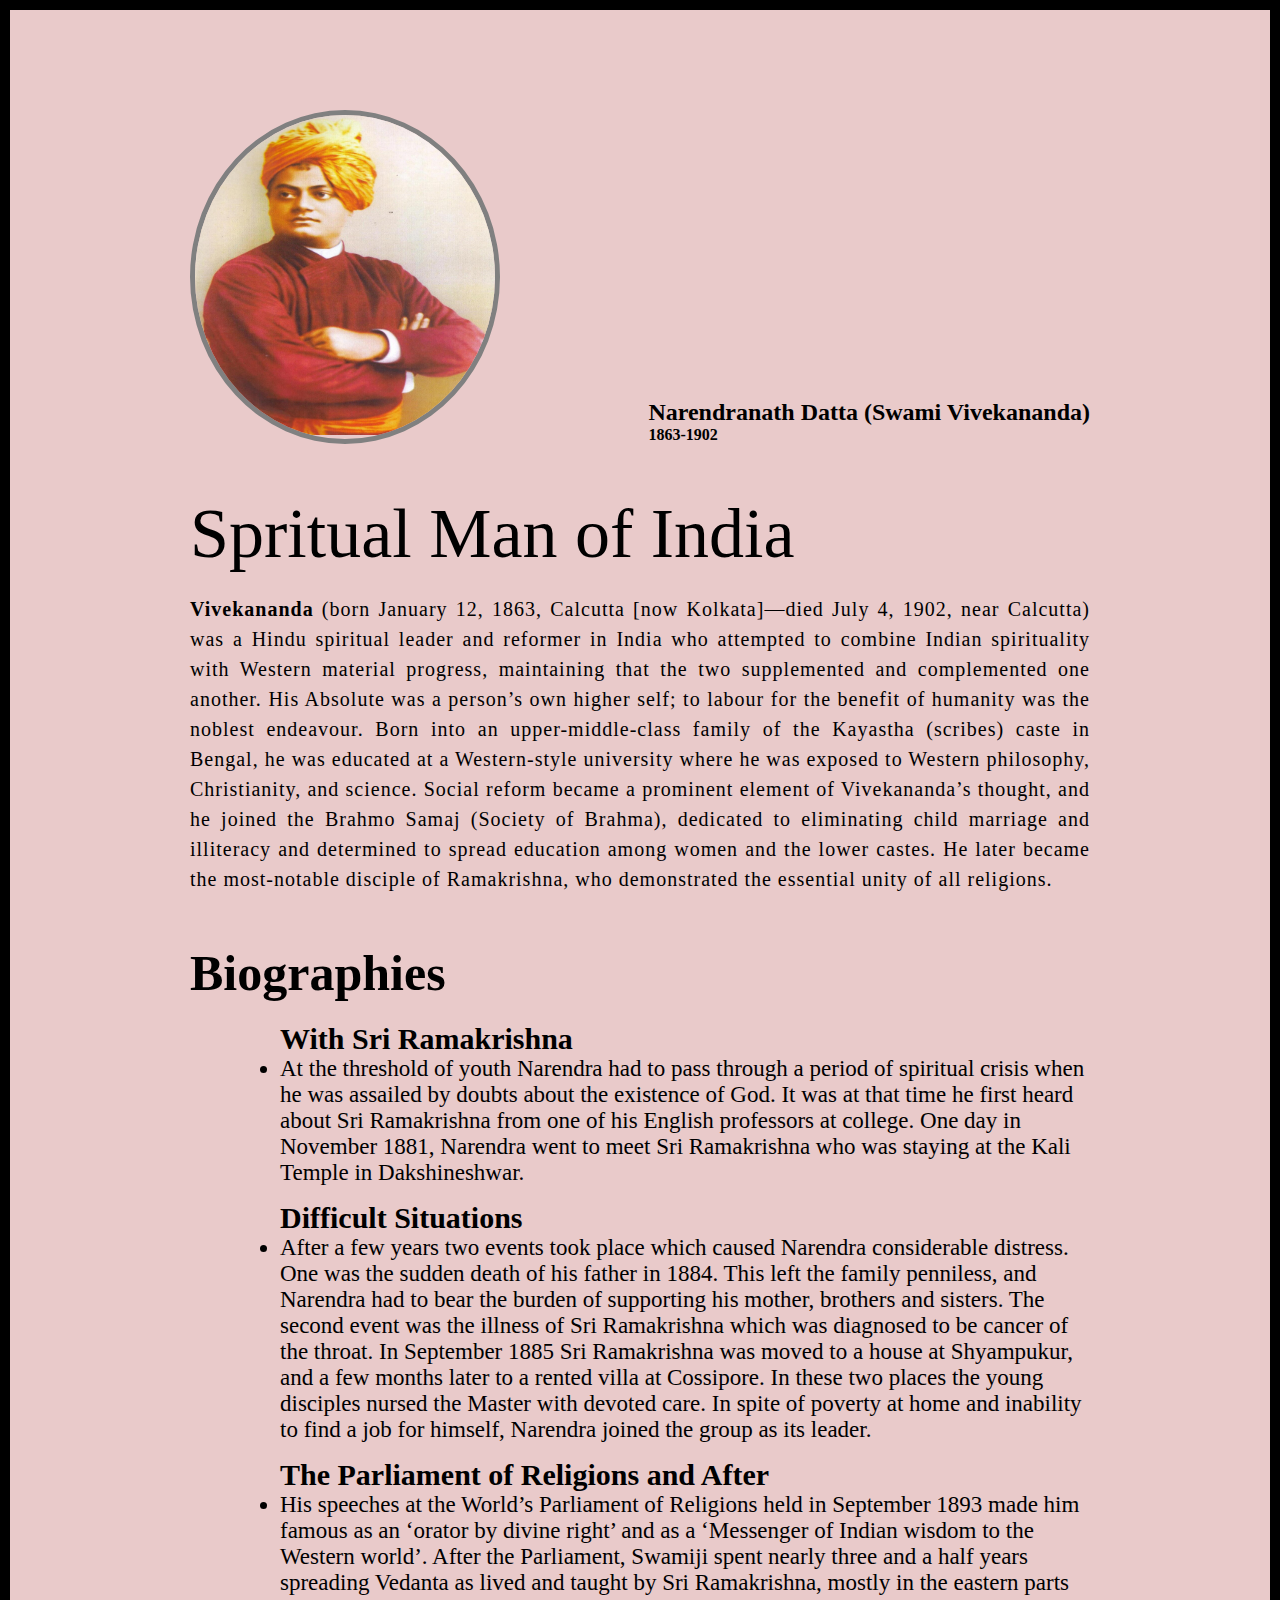
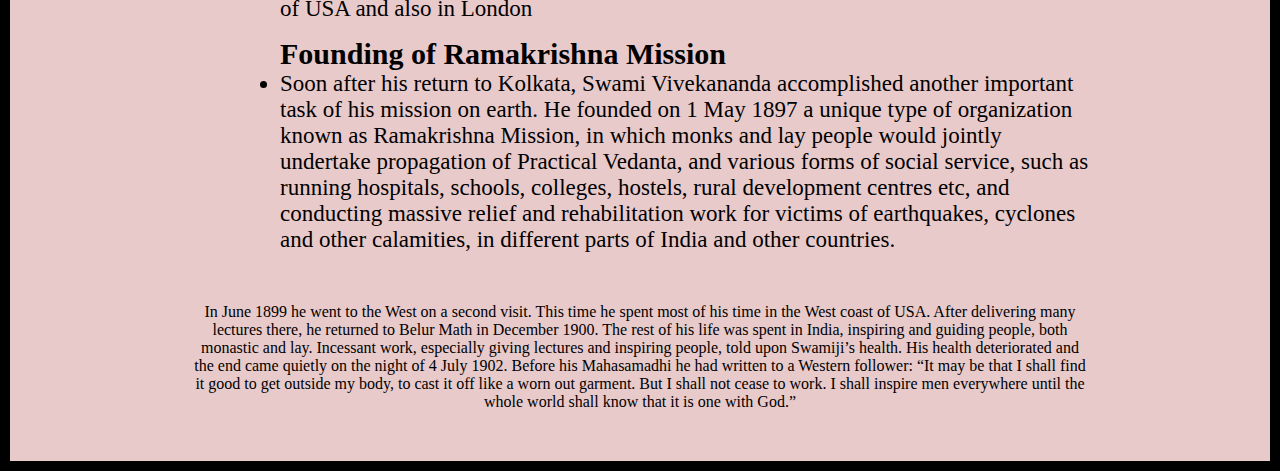
<file: Biography/index.html>
<!DOCTYPE html>
<html lang="en">
<head>
    <meta charset="UTF-8">
    <meta name="viewport" content="width=device-width, initial-scale=1.0">
    <title>The Tribute website</title>
    <link rel="stylesheet" href="style.css">
</head>
<body>
    <div class="container">
         <div class="content">
            <section class="top_section">
                <div class="image_container">
                    <img src="Swami_Vivekananda.jpg" alt="Swami_Vivekananda">
                </div>
                <div>
                    <h2> Narendranath Datta (Swami Vivekananda)</h2>
                    <h4>1863-1902</h4>
                </div>
            </section>
            <section class="about_section">
                <h2>Spritual Man of India</h2>
                <p>
                    <b>Vivekananda </b> (born January 12, 1863, Calcutta [now Kolkata]—died July 4, 1902, near Calcutta) was a Hindu spiritual leader and reformer in India who attempted to combine Indian spirituality with Western material progress, maintaining that the two supplemented and complemented one another. His Absolute was a person’s own higher self; to labour for the benefit of humanity was the noblest endeavour.

                    Born into an upper-middle-class family of the Kayastha (scribes) caste in Bengal, he was educated at a Western-style university where he was exposed to Western philosophy, Christianity, and science. Social reform became a prominent element of Vivekananda’s thought, and he joined the Brahmo Samaj (Society of Brahma), dedicated to eliminating child marriage and illiteracy and determined to spread education among women and the lower castes. He later became the most-notable disciple of Ramakrishna, who demonstrated the essential unity of all religions.
                </p>
            </section>
            <section class="biography_section">
                <h3>Biographies</h3>
                <ul>
                   <h5> With Sri Ramakrishna</h5>
                    <li>At the threshold of youth Narendra had to pass through a period of spiritual crisis when he was assailed by doubts about the existence of God. It was at that time he first heard about Sri Ramakrishna from one of his English professors at college. One day in November 1881, Narendra went to meet Sri Ramakrishna who was staying at the Kali Temple in Dakshineshwar.</li>

                    <h5> Difficult Situations</h5>
                    <li>After a few years two events took place which caused Narendra considerable distress. One was the sudden death of his father in 1884. This left the family penniless, and Narendra had to bear the burden of supporting his mother, brothers and sisters. The second event was the illness of Sri Ramakrishna which was diagnosed to be cancer of the throat. In September 1885 Sri Ramakrishna was moved to a house at Shyampukur, and a few months later to a rented villa at Cossipore. In these two places the young disciples nursed the Master with devoted care. In spite of poverty at home and inability to find a job for himself, Narendra joined the group as its leader.</li>

                    <h5>The Parliament of Religions and After</h5>
                    <li>His speeches at the World’s Parliament of Religions held in September 1893 made him famous as an ‘orator by divine right’ and as a ‘Messenger of Indian wisdom to the Western world’. After the Parliament, Swamiji spent nearly three and a half years spreading Vedanta as lived and taught by Sri Ramakrishna, mostly in the eastern parts of USA and also in London</li>
                    
                    <h5> Founding of Ramakrishna Mission</h5>
                    <li>Soon after his return to Kolkata, Swami Vivekananda accomplished another important task of his mission on earth. He founded on 1 May 1897 a unique type of organization known as Ramakrishna Mission, in which monks and lay people would jointly undertake propagation of Practical Vedanta, and various forms of social service, such as running hospitals, schools, colleges, hostels, rural development centres etc, and conducting massive relief and rehabilitation work for victims of earthquakes, cyclones and other calamities, in different parts of India and other countries.</li>
                </ul>
            </section>
            <footer>
                <p>
                    In June 1899 he went to the West on a second visit. This time he spent most of his time in the West coast of USA. After delivering many lectures there, he returned to Belur Math in December 1900. The rest of his life was spent in India, inspiring and guiding people, both monastic and lay. Incessant work, especially giving lectures and inspiring people, told upon Swamiji’s health. His health deteriorated and the end came quietly on the night of 4 July 1902. Before his Mahasamadhi he had written to a Western follower: “It may be that I shall find it good to get outside my body, to cast it off like a worn out garment. But I shall not cease to work. I shall inspire men everywhere until the whole world shall know that it is one with God.”
                </p>
            </footer>
         </div>
    </div>
</body>
</html>
</file>
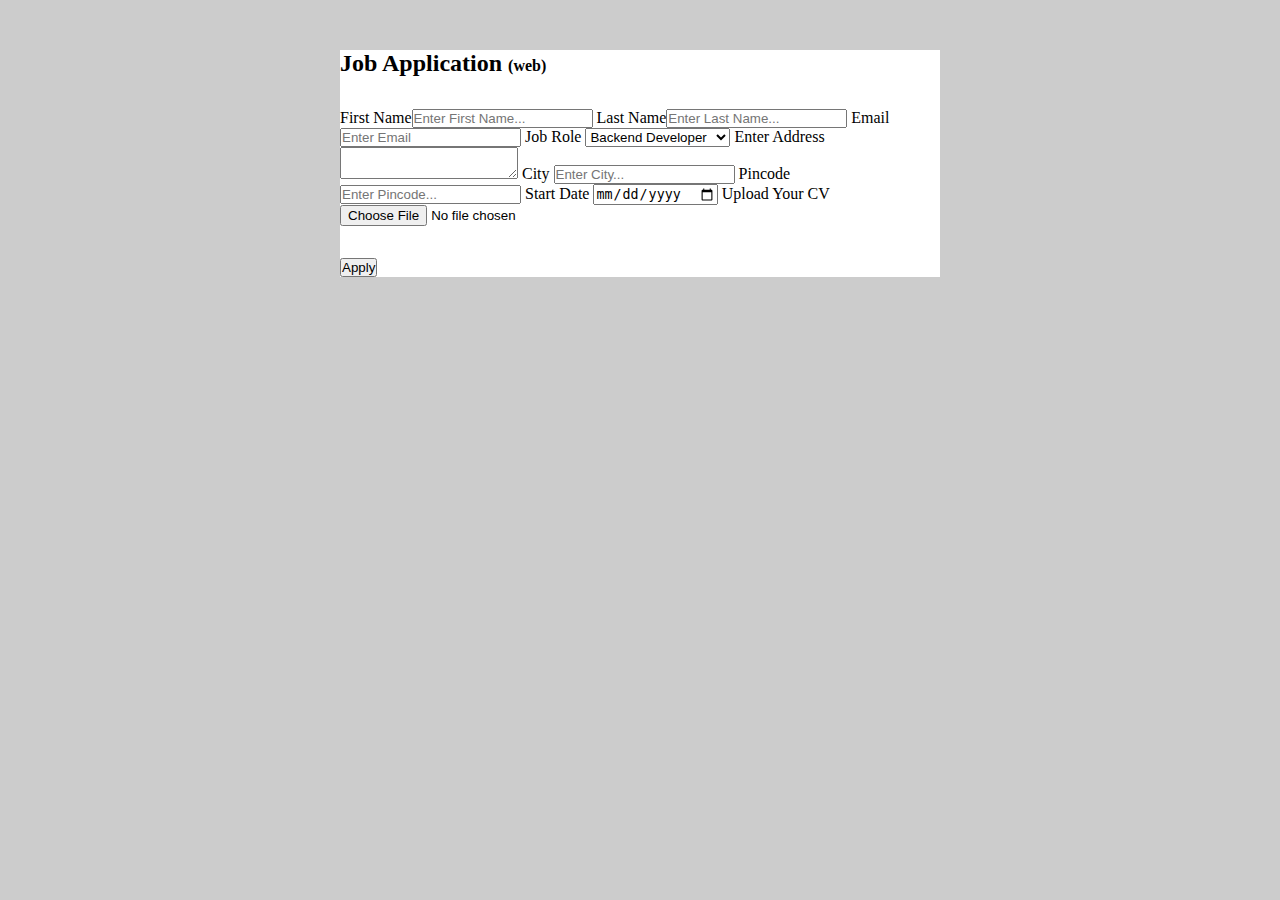
<file: JobApplication_form/index.html>
<!DOCTYPE html>
<html lang="en">
<head>
    <meta charset="UTF-8">
    <meta name="viewport" content="width=device-width, initial-scale=1.0">
    <title>Job Application Form</title>
    <link rel="stylesheet" href="style.css">
</head>
<body>
    
     <div class="container">
        <div class="apply_box">
            <h2>Job Application
            <span>(web)</span></h2>
            <form action="">
                <fieldset>
                    <label for="F-name">First Name<input type="text" id="F-name" placeholder="Enter First Name..." required></label>
                    <label for="L-name">Last Name<input type="text" id="l-name" placeholder="Enter Last Name..." required></label>
                    <label for="email">Email <input type="email" id="email" placeholder="Enter Email" required></label>
                    <label for="job">Job Role <select name="Backend Developer" id="role" required>
                        <option value="">Backend Developer</option>
                        <option value="1">Frontend Developer</option> 
                        <option value="2">Full Stack Developer</option>
                        <option value="3">QA Tester</option>
                     </select>
                    </label>
                    <label for="addr">
                        Enter Address <textarea name="Address" id="address"></textarea>
                    </label>
                 
                    <label for="city">City <input type="text" id="city" placeholder="Enter City..." requred></label>
                    <label for="pin">Pincode <input type="text" id="pin" name="pincode" placeholder="Enter Pincode..." required></label>
                    <label for="sdate">Start Date <input type="date" name="date" required> </label>
                    <label for="cv">Upload Your CV <input type="file" id="cv" requred></label>
                </fieldset>    
            </form>
            <div class="btn">
            <label for="submit">
                <button type="submit">Apply</button>
            </label>

        </div>
        </div>
     </div>
</body>
</html>
</file>
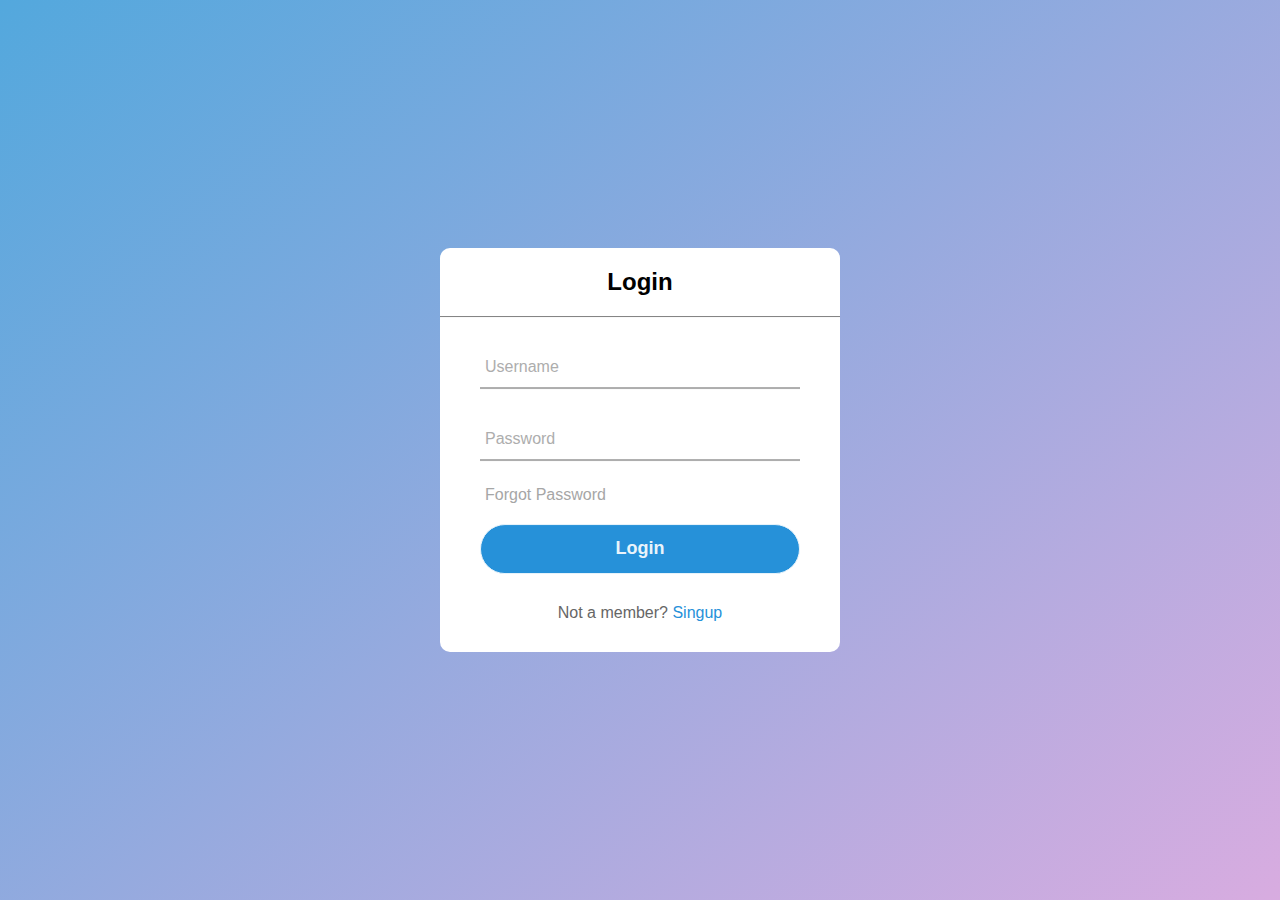
<file: Login Signup/index.html>
<!DOCTYPE html>
<html lang="en">
<head>
    <meta charset="UTF-8">
    <meta name="viewport" content="width=device-width, initial-scale=1.0">
    <title>Login Singup</title>
    <link rel="stylesheet" href="style.css">
</head>
<body>
    <div class="login">
        <h2>Login</h2>
        <form method="post">
            <div class="text_field">
                <input type="text" required>
                <span></span>
                <label>Username</label>
            </div>
            <div class="text_field">
                <input type="password" required>
                <span></span>
                <label>Password</label>
            </div>
            <div class="pass">Forgot Password</div>
            <input type="submit" value="Login">
            <div class="singup_link">
             Not a member?  <a href="#">Singup</a>
            </div>
        </form>
    </div>
</body>
</html>
</file>
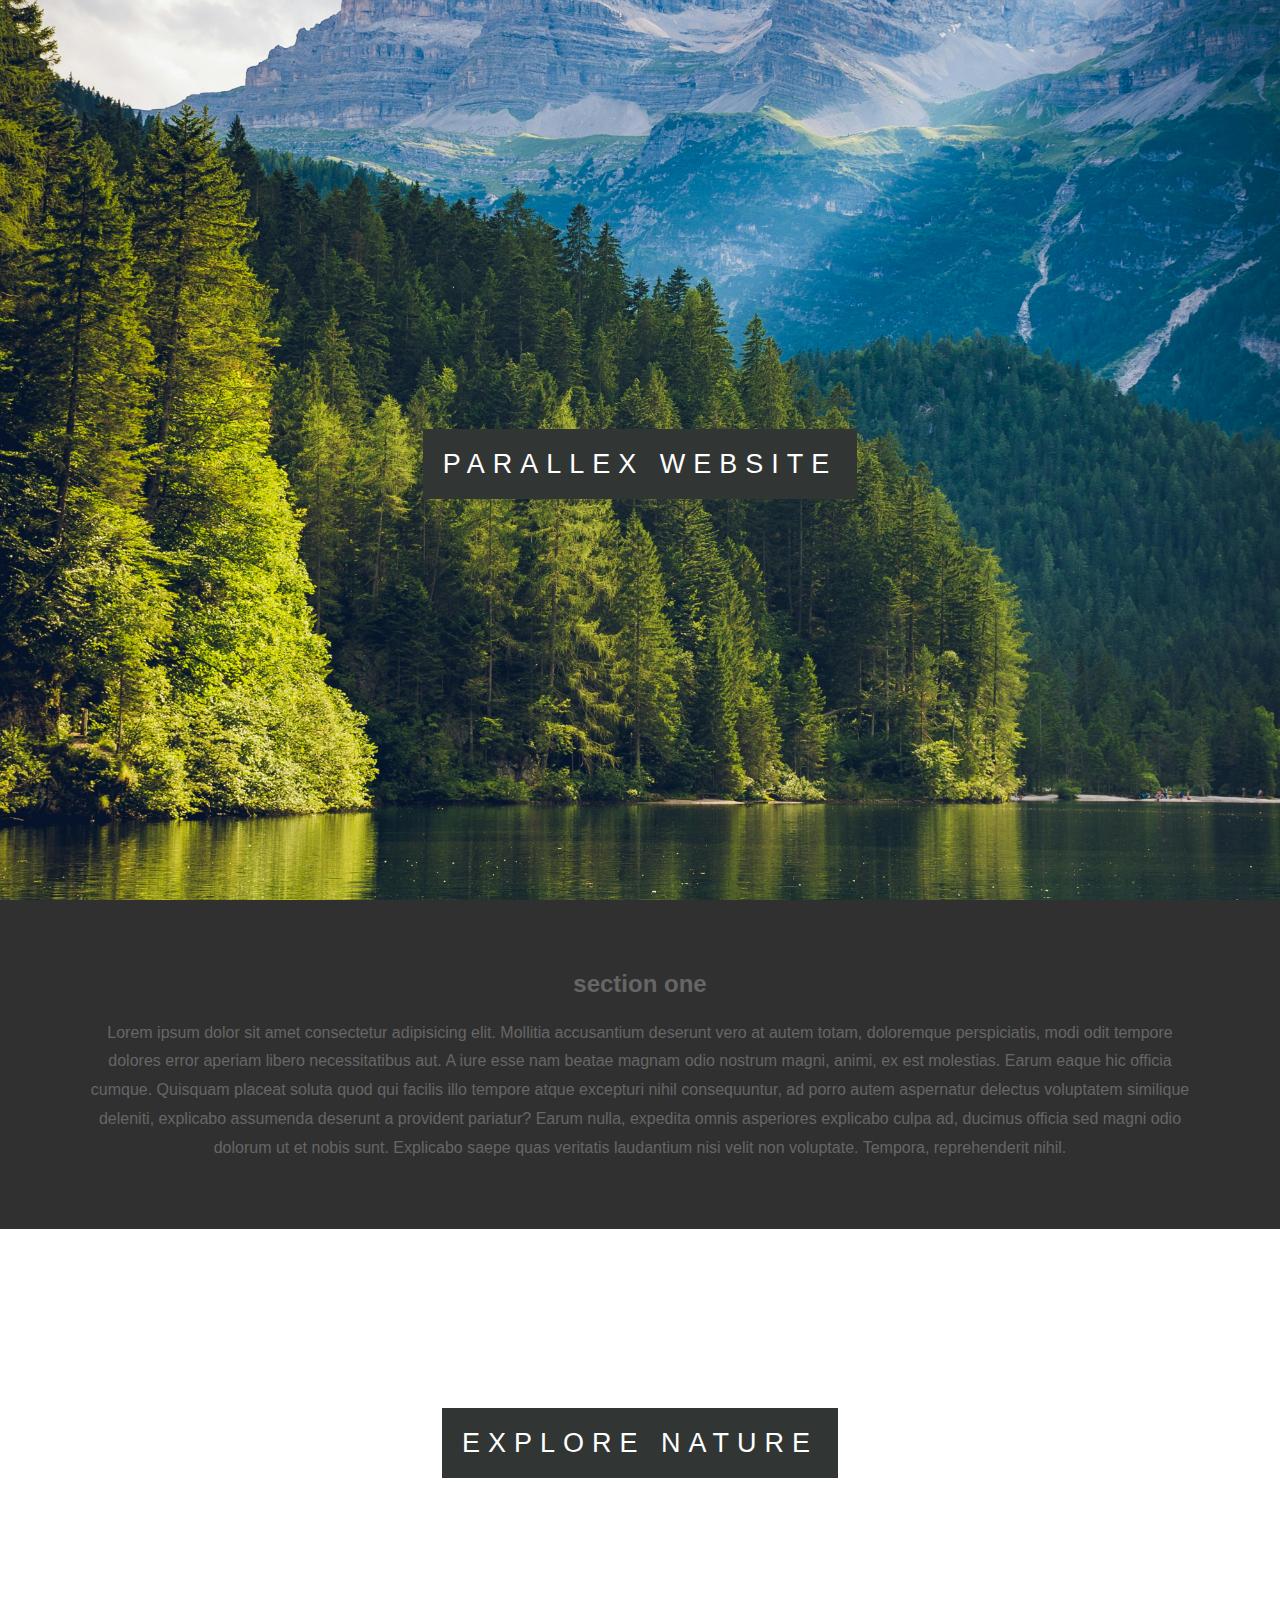
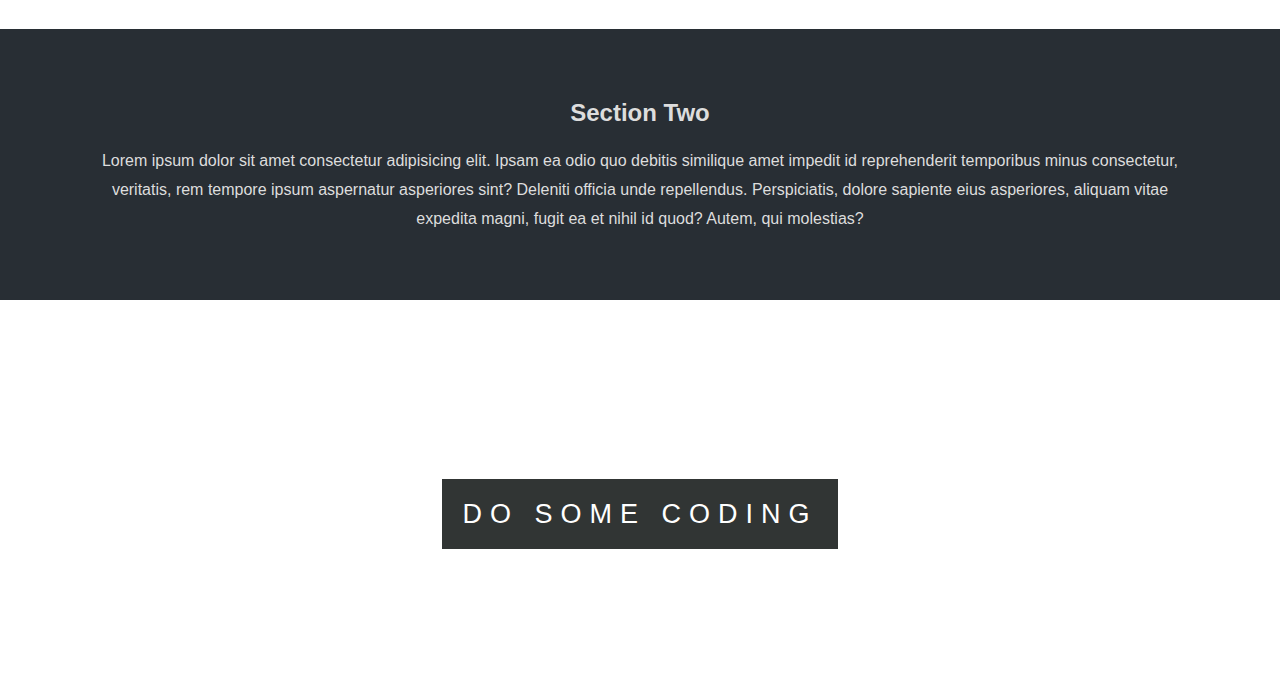
<file: parallex_website/index.html>
<!DOCTYPE html>
<html lang="en">
<head>
    <meta charset="UTF-8">
    <meta name="viewport" content="width=device-width, initial-scale=1.0">
    <title>Parallex Website</title>
    <link rel="stylesheet" href="style.css">
</head>
<body>
    <section class="pimg1">
        <div class="ptext">
            <span class="textbg">
                Parallex Website
            </span>
        </div>
    </section>

    <section class="section section-light">
        <h2>section one</h2>
        <p>
            Lorem ipsum dolor sit amet consectetur adipisicing elit. Mollitia accusantium deserunt vero at autem totam, doloremque perspiciatis, modi odit tempore dolores error aperiam libero necessitatibus aut. A iure esse nam beatae magnam odio nostrum magni, animi, ex est molestias. Earum eaque hic officia cumque. Quisquam placeat soluta quod qui facilis illo tempore atque excepturi nihil consequuntur, ad porro autem aspernatur delectus voluptatem similique deleniti, explicabo assumenda deserunt a provident pariatur? Earum nulla, expedita omnis asperiores explicabo culpa ad, ducimus officia sed magni odio dolorum ut et nobis sunt. Explicabo saepe quas veritatis laudantium nisi velit non voluptate. Tempora, reprehenderit nihil.
        </p>
    </section>
    <section class="pimg2">
     <div class="ptext">
        <span class="textbg">Explore Nature</span>
     </div>
    </section >
    <section class="section section-dark">
        <h2>Section Two</h2>
        <P>
            Lorem ipsum dolor sit amet consectetur adipisicing elit. Ipsam ea odio quo debitis similique amet impedit id reprehenderit temporibus minus consectetur, veritatis, rem tempore ipsum aspernatur asperiores sint? Deleniti officia unde repellendus. Perspiciatis, dolore sapiente eius asperiores, aliquam vitae expedita magni, fugit ea et nihil id quod? Autem, qui molestias?

        </P>
    </section>
    <section class="pimg3">
        <div class="ptext">
            <span class="textbg">Do some coding</span>
        </div>
    </section>

</body>
</html>
</file>
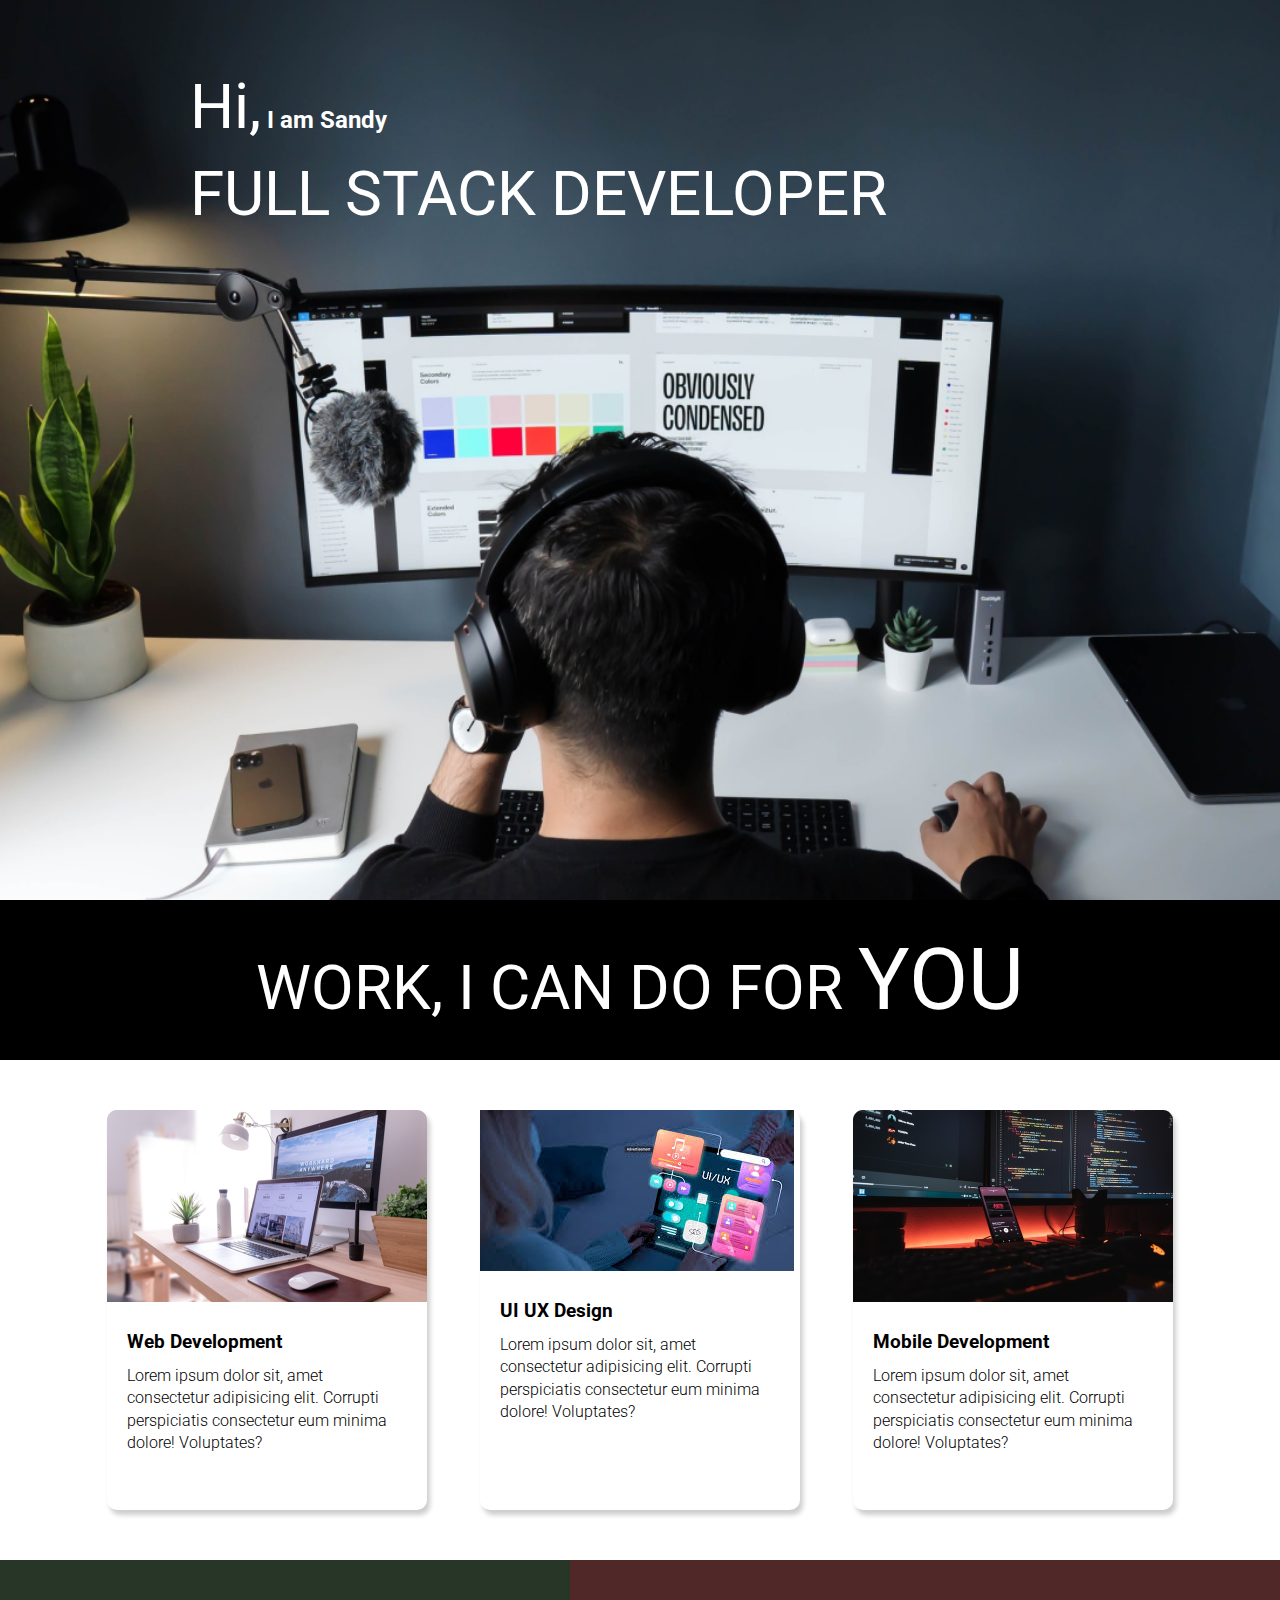
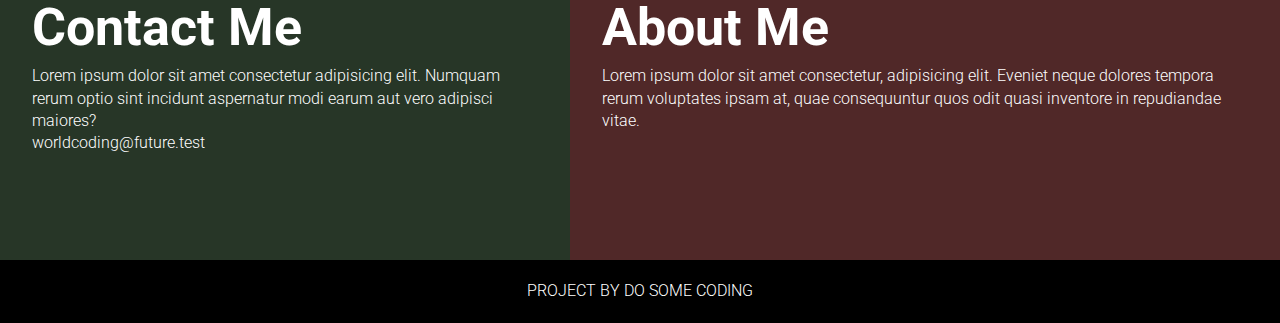
<file: project 4/index.html>
<!DOCTYPE html>
<html lang="en">
<head>
    <meta charset="UTF-8">
    <meta name="viewport" content="width=device-width, initial-scale=1.0">
    <title>Developer Landing Page</title>
    <link rel="stylesheet" href="style.css">
</head>
<body>
    <section class="hero_section">
        <div class="text_container">
          <h2><span class="lg_text">Hi,</span> I am Sandy</h2>
          <h1 class="lg_text">FULL STACK DEVELOPER</h1>
        </div>
      </section>
      <section class="black_box">
        <h2>WORK, I CAN DO FOR <span>YOU</span></h2>
      </section>
      <section class="work">
       <div class="grid_item">
        <div class="card">
         <div class="img_container">
            <img src="image/web.png" alt="web_development"> 
         </div>
         <div class="card_container">
            <h3>Web Development</h3>
            <P>Lorem ipsum dolor sit, amet consectetur adipisicing elit. Corrupti perspiciatis consectetur eum minima dolore! Voluptates?</P>
         </div>
        </div>
    </div>
        <div class="grid_item">
        <div class="card">
            <div class="img_container">
               <img src="image/uiux.jpeg" alt="uiuix_design"> 
            </div>
            <div class="card_container">
               <h3>UI UX Design</h3>
               <P>Lorem ipsum dolor sit, amet consectetur adipisicing elit. Corrupti perspiciatis consectetur eum minima dolore! Voluptates?</P>
            </div>
           </div>
        </div>
           <div class="grid_item">
           <div class="card">
            <div class="img_container">
               <img src="image/mobile.png" alt="movile_development"> 
            </div>
            <div class="card_container">
               <h3>Mobile Development</h3>
               <P>Lorem ipsum dolor sit, amet consectetur adipisicing elit. Corrupti perspiciatis consectetur eum minima dolore! Voluptates?</P>
            </div>
           </div>
        </div>
      </section>
      <section class="bottom">
        <div class="contact">
             <h2>Contact Me</h2>
             <p>Lorem ipsum dolor sit amet consectetur adipisicing elit. Numquam rerum optio sint incidunt aspernatur modi earum aut vero adipisci maiores?</p>
             <p>worldcoding@future.test</p>
        </div>
        <div class="about">
             <h2>About Me</h2>
             <p>Lorem ipsum dolor sit amet consectetur, adipisicing elit. Eveniet neque dolores tempora rerum voluptates ipsam at, quae consequuntur quos odit quasi inventore in repudiandae vitae.</p>
        </div>
      </section>
      <footer>
        Project By do some coding
      </footer>
</body>
</html>
</file>
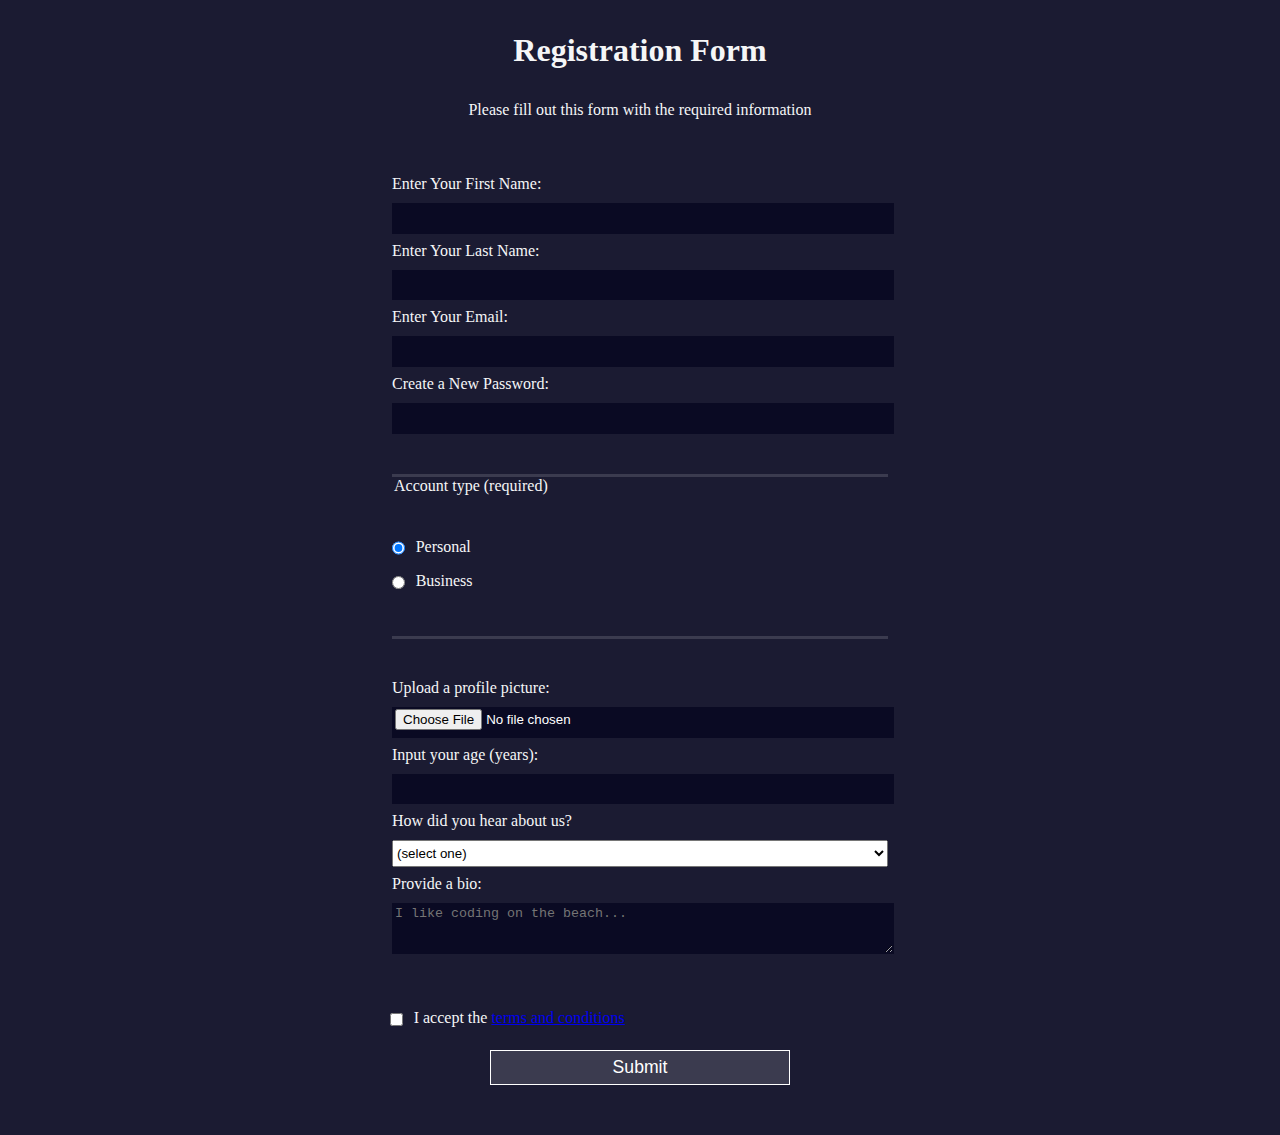
<file: Registration form/index.html>
<!DOCTYPE html>
<html lang="en">
  <head>
    <meta charset="UTF-8">
    <title>Registration Form</title>
    <link rel="stylesheet" href="style.css">
  </head>
  <body>
    <h1>Registration Form</h1>
    <p>Please fill out this form with the required information</p>
    <form method="post" action='https://register-demo.freecodecamp.org'>
      <fieldset>
        <label for="first-name">Enter Your First Name: <input id="first-name" name="first-name" type="text" required /></label>
        <label for="last-name">Enter Your Last Name: <input id="last-name" name="last-name" type="text" required /></label>
        <label for="email">Enter Your Email: <input id="email" name="email" type="email" required /></label>
        <label for="new-password">Create a New Password: <input id="new-password" name="new-password" type="password" pattern="[a-z0-5]{8,}" required /></label>
      </fieldset>
      <fieldset>
        <legend>Account type (required)</legend>
        <label for="personal-account"><input id="personal-account" type="radio" name="account-type" class="inline" checked /> Personal</label>
        <label for="business-account"><input id="business-account" type="radio" name="account-type" class="inline" /> Business</label>
      </fieldset>
      <fieldset>
        <label for="profile-picture">Upload a profile picture: <input id="profile-picture" type="file" name="file" /></label>
        <label for="age">Input your age (years): <input id="age" type="number" name="age" min="13" max="120" /></label>
        <label for="referrer">How did you hear about us?
          <select id="referrer" name="referrer">
            <option value="">(select one)</option>
            <option value="1">freeCodeCamp News</option>
            <option value="2">freeCodeCamp YouTube Channel</option>
            <option value="3">freeCodeCamp Forum</option>
            <option value="4">Other</option>
          </select>
        </label>
        <label for="bio">Provide a bio:
          <textarea id="bio" name="bio" rows="3" cols="30" placeholder="I like coding on the beach..."></textarea>
        </label>
      </fieldset>
      <label for="terms-and-conditions">
        <input class="inline" id="terms-and-conditions" type="checkbox" required name="terms-and-conditions" /> I accept the <a href="https://www.freecodecamp.org/news/terms-of-service/">terms and conditions</a>
      </label>
      <input type="submit" value="Submit" />
    </form>
  </body>
</html>
</file>
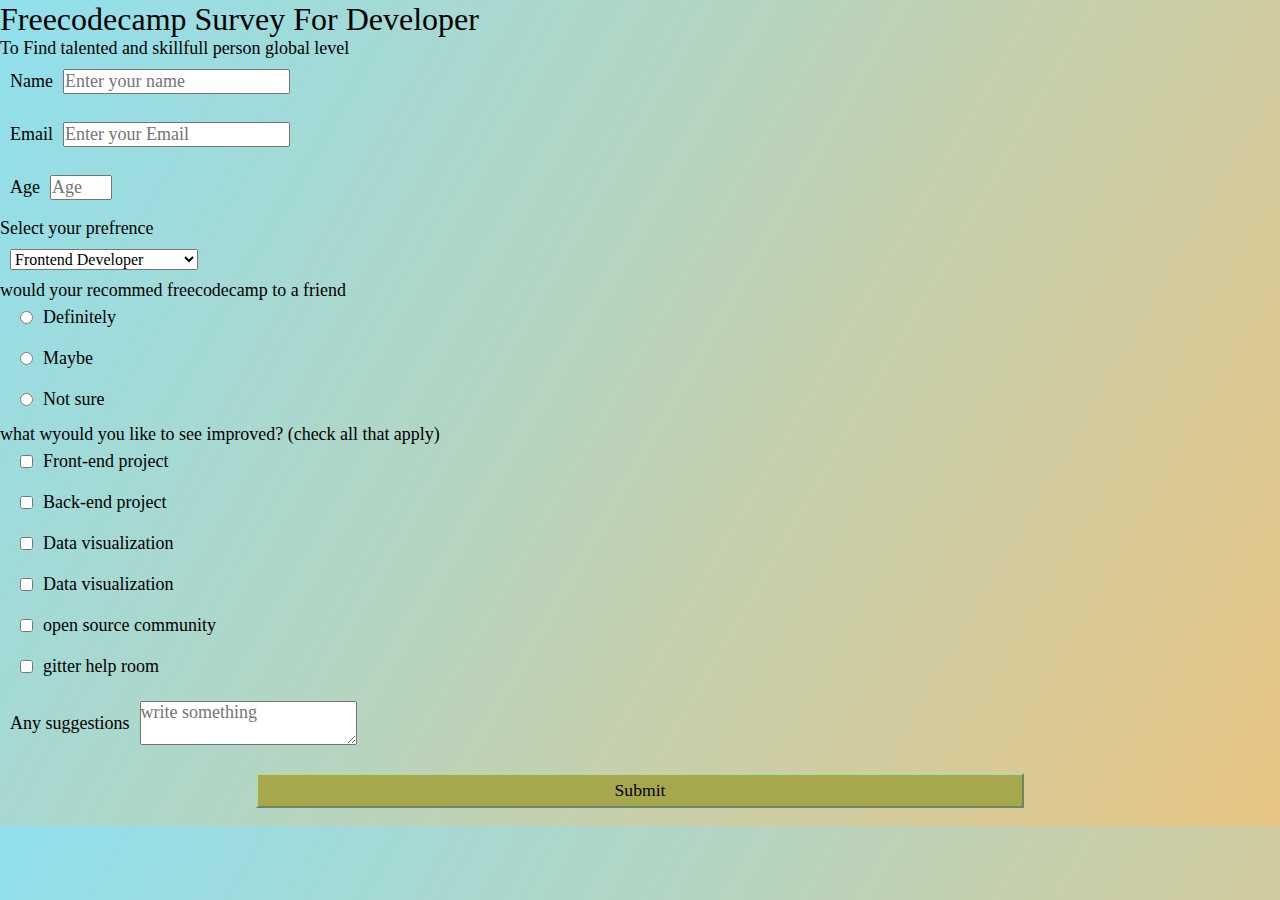
<file: survey form/index.html>
<!DOCTYPE html>
<html lang="en">
<head>
    <meta charset="UTF-8">
    <meta name="viewport" content="width=device-width, initial-scale=1.0">
    <title>Freecodecamp survey form</title>
    <link rel="stylesheet" href="style.css">
</head>
<body>
      <div class="heading">
      <h1 id="title">Freecodecamp Survey For Developer</h1> 
      <p id="description" class="description_text">
           To Find talented and skillfull person global level
      </p>
    </div>
      <form id="survey-form">
        <div class="form-group">
        <label id="name-label" for="name"> Name 
             <input type="text" id="name" placeholder="Enter your name" required>
        </label>
    </div>
          <div class="form-group">
        <label id="email-label" for="email">Email
             <input type="email" id="email" placeholder="Enter your Email" required>
        </label>
          </div>
          <div class="form-group">
        <label id="number-label" for="age"> Age 
             <input type="number" id="number" min="10" max="99" placeholder="Age" required>
        </label>
         </div>
          <div class="form-group">
          <p>Select your prefrence</p>
            <select name="Role" id="dropdown">
            <option value="Frontend">Frontend Developer</option>
            <option value="backend">Backend Developer</option>
            <option value="Fullstack">Fullstack Developer</option>
            <option value="senior-eng">Senior Software Engineer</option>
        </select>
        </div>
        
          <div class="form-group">
            <p>would your recommed freecodecamp to a friend</p>
        <label><input type="radio" value="test1" name="test">Definitely</label>
       <label> <input type="radio" value="test2" name="test">Maybe</label>
       <label> <input type="radio" value="test3" name="test">Not sure</label>
    </div>

        <!-- <div class="form-group">
        <p>Programming Languages</p>
        </div> -->
        
        <div class="form-group">
            <p>what wyould you like to see improved?
                <span class="clue">(check all that apply)</span>
            </p>
            <label ><input type="checkbox" value="checkbox1">  Front-end project </label>     
            <label ><input type="checkbox" value="checkbox2">  Back-end project</label>
            <label ><input type="checkbox" value="checkbox3">  Data visualization</label>
            <label ><input type="checkbox" value="checkbox3">  Data visualization</label>
            <label ><input type="checkbox" value="checkbox3">  open source community</label>
            <label ><input type="checkbox" value="checkbox3">  gitter help room</label>
        
        </div>
        <div>
        <label> Any suggestions
            <textarea name="" id="comment" name="comment" placeholder="write something"></textarea>
        </label>
    </div>
      <div class="form-group">
        <input type="submit" id="submit" class="submit-btn"> 
    </div>
      </form>
</body>
</html>
</file>
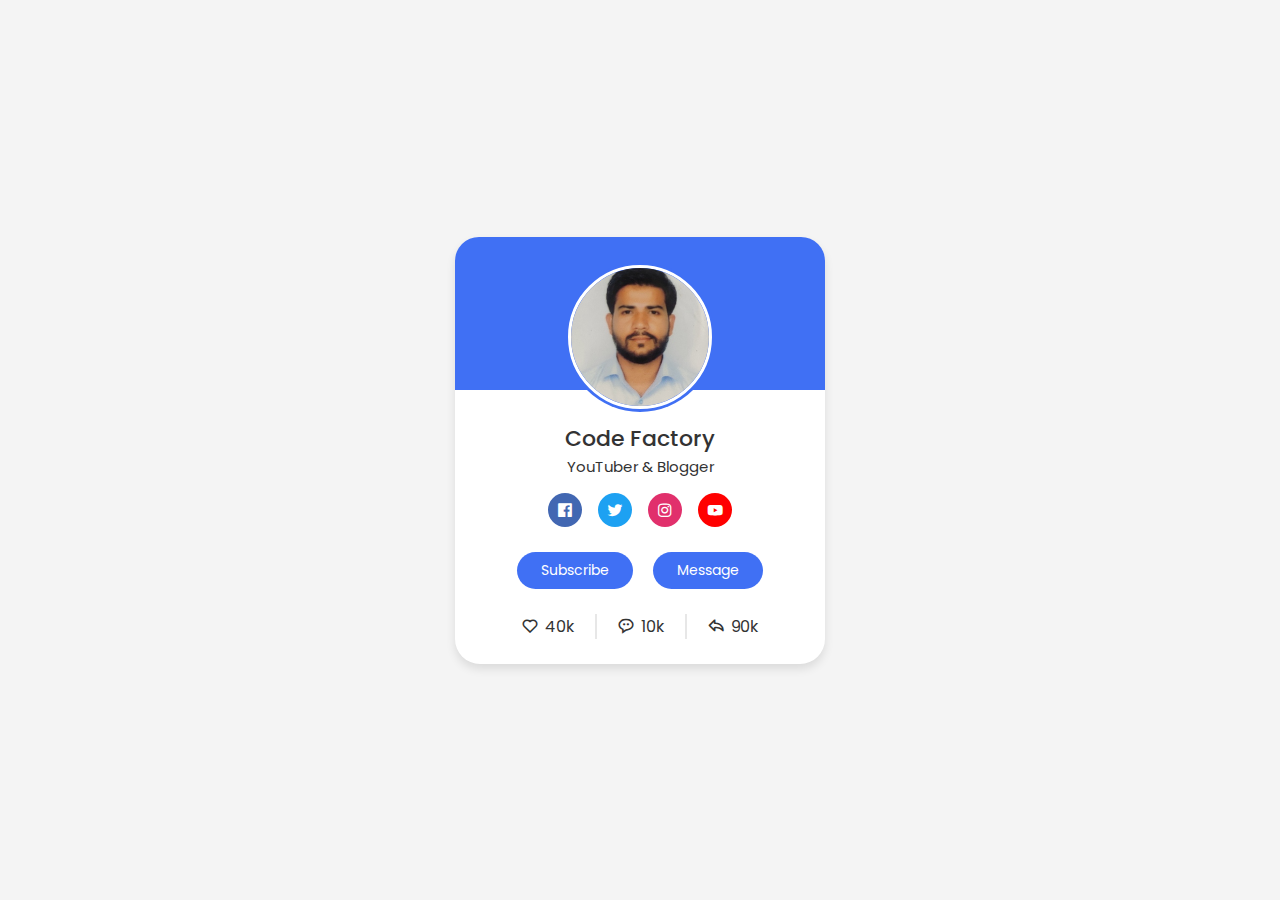
<file: Profile Card/index2.html>
<!DOCTYPE html>
<html lang="en">
<head>
    <meta charset="UTF-8">
    <meta name="viewport" content="width=device-width, initial-scale=1.0">
    <title>Profile Card UI Design</title>

    <!--  css -->
    <link rel="stylesheet" href="style2.css">

    <!-- Boxicons CSS-->
    <link href='https://unpkg.com/boxicons@2.1.4/css/boxicons.min.css' rel='stylesheet'>
</head>
<body>
    <div class="profile-card">
        <div class="image">
            <img src="image.png" alt="sandeep_pic" class="profile-img">
        </div>
        <div class="text-data">
            <span class="name">Code Factory</span>
            <span class="job">YouTuber & Blogger</span>
        </div>

        <div class="media-buttons">
            <a href="#" style="background: #4267b2;" class="link">
                <i class='bx bxl-facebook-square' ></i>
            </a>
            <a href="#" style="background: #1da1f2;" class="link">
                <i class='bx bxl-twitter'></i>
            </a>
            <a href="#" style="background: #e1306c;" class="link">
                <i class='bx bxl-instagram'></i>
            </a>
            <a href="#" style="background: #ff0000;" class="link">
                <i class='bx bxl-youtube'></i>
            </a>
        </div>

        <div class="buttons">
            <button class="button">Subscribe</button>
            <button class="button">Message</button>
         </div>

         <div class="analytics">
            <div class="data">
                <i class='bx bx-heart'></i>
                <span class="number">40k</span>
            </div>
            <div class="data">
                <i class='bx bx-message-rounded-dots'></i>
                <span class="number">10k</span>
            </div>
            <div class="data">
                <i class='bx bx-share'></i>
                <span class="number">90k</span>
            </div>
         </div>


    </div>
</body>
</html>
</file>
<file: Biography/style.css>
*{
    margin: 0;
    padding: o;
}

.container{
    background-color: rgb(233, 202, 202);
    min-height: 100vh;
    border: 10px solid black;
}

.content{
    max-width: 900px;
    margin: 0 auto;
}

.top_section{
    margin-top: 100px;
    display: flex;
    justify-content: space-between;
    align-items: flex-end;
}
 .image_container{
border-radius: 50%;
overflow: hidden;
  border: 5px solid grey;

 }

 .img_container, img{
        width: 300px;
        height: 320px;
        
 }

 .about_section{
    margin-top: 50px;
 }

 .about_section h2 {
    font-size: 70px;
    font-weight: 400;
    margin-bottom: 20px;
 }

 .about_section p {
    font-size: 20px;
    line-height: 30px;
    letter-spacing: 1px;
    text-align: justify;
 }

 .biography_section {
      margin: 50px 0;
}
 
  .biography_section h3{
    font-size: 50px;
    margin-bottom: 20px;
  }

 .biography_section ul {
    margin-left: 50px;
 }

 .biography_section li {
    margin-bottom: 15px;
    font-size: 23px;
 }

 .biography_section h5{
    font-size: 30px;
 }

 footer{
    margin: 50px 0;
 }

 footer p {
    text-align: center;
 }
</file>
<file: JobApplication_form/style.css>
*{
    margin: 0;
    padding: 0;
    box-sizing: border-box;
}

body{
    background-color: #ccc;
}



 .container{
    max-width: 900px;
    margin: 0 auto;

 }

  .apply_box{
    max-width: 600px;
    margin: 0 auto;
    margin-top: 50px;
    background-color: #ffffff;
    }

    span
{
    font-size: 16px;
}

fieldset {
    border: none;
    padding: 2rem 0;
    
  }
</file>
<file: Login Signup/style.css>
body {
    margin: 0;
    padding: 0;
    font-family: Arial, "Helvetica Neue", Helvetica, sans-serif;
    background: linear-gradient(140deg,#53a8dd,#d8ace0);
    height: 100vh;
    overflow: hidden;
}

 .login {
   position:absolute;
   top: 50%;
   left: 50%;
   transform: translate(-50%, -50%);
   width: 400px;
   background: white;
   border-radius: 10px;
 }
 

  .login h2 {
    text-align: center;
    padding: 0 0 20px 0;
    border-bottom: 1px solid grey;
  }

  .login form{
    padding: 0 40px;
    box-sizing: border-box;
  }

  .login .text_field {
    position: relative;
     border-bottom: 2px solid #adadad;
     margin: 30px 0;
  }
 
   .text_field input{
    width: 100%;
    padding: 0 5px;
    height: 40px;
    font-size: 16px;
    border: none;
    background: none;
    outline: none;
   }


   .text_field label{
    position:absolute;
    top: 50%;
    left: 5px;
    color: #adadad;
    transform: translateY(-50%);
   }


   .text_field span::before {
        content: '';
        position: absolute;
        top: 40px;
        left: 0;
        width: 0%;
        height: 2px;
        background: #2691d9;
        transition: .5s;

   }

   .text_field input:focus ~ label,
   .text_field input:valid ~ label {
    top: -5px;
    color: #2691d9;
   }

   .text_field input:focus ~ span::before,
   .text_field input:valid ~ span::before{
    width: 100%;
   }
      
   .pass{
    margin: -5px 0 20px 5px;
    color: #a6a6a6;
    cursor: pointer;
   }
   
   .pass:hover {
    text-decoration: underline;
   }

   input[type="submit"]{
    width: 100%;
    height: 50px;
    border: 1px solid;
    background: #2691d9;
    border-radius: 25px;
    font-size: 18px;
    color: #e9f4fb;
    font-weight: 700;
    cursor: pointer;
    outline: none;

   }

   input[type="submit"]:hover{
       border-color: #2691d9;
       transition: 0.5s;
   }

   .singup_link{
    margin: 30px 0;
    text-align: center;
    font-size: 16px;
    color: #666666;
   }

   .singup_link a{
    color: #2691d9;
    text-decoration: none; 
   }

   .singup_link a:hover{
       text-decoration: underline;
   }
</file>
<file: parallex_website/style.css>
html,
body{
    height: 100%;
    margin: 0;
    font-size: 16px;
    font-family: "Lato", sans-serif;
    font-weight: 400;
    line-height: 1.8em;
    color: #666;
}

.pimg1 {
   background-image: url(image/img1.jpg); 
   background-size: cover;
   min-height: 100%;
   
}

 .pimg2{
    background-image: url(image/mountain-6086083_1280.jpg);
    background-size: cover;
    min-height: 400px;
 }

   .pimg3{
    background-image: url(image/img2.jpg);
    min-height: 400px;
   }

.pimg1,
 .pimg2,
.pimg3{
    position: relative;
    background-position: center;
    background-size: cover;
    background-repeat: no-repeat;
    background-attachment: fixed ;
}

.ptext{
     position: absolute;
     top: 50%;
     width: 100%;
     text-align: center;
     color: black;
     font-size: 27px;
     letter-spacing: 8px;
     text-transform: uppercase;
     

}

.textbg {
   background: #313534;
  color: #fff;
   padding: 20px;
}

.section{
  padding: 50px 80px;
  text-align: center;

}

 .section-light {
   background-color: rgb(49, 48, 48);
   color: #666

 }

  .section-dark {
   background-color: #282e34;
   color: #ddd;
  }
</file>
<file: project 4/style.css>
@import url("https://fonts.googleapis.com/css2?family=Roboto:ital,wght@0,100;0,300;0,400;0,500;0,700;0,900;1,100;1,300;1,400;1,500;1,700;1,900&display=swap");
*{
    margin: 0;
    padding: 0;
    box-sizing: border-box;
}

html,body {
    line-height: 1.4;
    font-weight: 300;
    font-family: "Roboto", sans-serif;
}

.hero_section {
    background-image: url(image/developer.png);
    min-height: 100vh;
    background-position: center;
    background-size: cover;
    background-repeat: no-repeat;
  }

  .text_container {
    color: white;
    max-width: 900px;
    margin: 0 auto;
    padding:64px 0px 16px 0px;
  }

  .lg_text {
    font-size: 62px;
    font-weight: 400;
  }

  .black_box{
    background-color: black;
    padding: 20px;
    text-align: center;
    font-weight: 300;
  }

  .black_box h2 {
    font-weight: 400;
    font-size: 62px;
    color: white;
  }

  .black_box span {
    font-weight: 400;
    font-size: 86px;
    color: white;
  }

  .work {
    display: grid;
    gap: 20px;
    grid-template-columns: repeat(auto-fit, minmax(320px, 1fr));
    margin: 50px auto;
    max-width: 1100px;
  }

  .grid_item {
    display: flex;
    justify-content: center;
    align-items: center;
    
  }

  .card {
    max-width: 320px;
    height: 400px;
    border-radius: 10px;
    box-shadow: 3px 5px 5px rgba(1, 1, 1, 0.2);
    transition: 0,2s ease-in-out;
  }

  .card:hover{
    transform: scale(1.04);
    box-shadow: 3px 5px 5px rgba(1, 1, 1, 0.2);
    transition: 0.2s ease-in-out;

  }

  .card_container {
    padding: 20px;
  }

  .card_container h3 {
    margin-bottom: 10px;
  }

  .bottom {
    display: flex;

  }

  .contact {
    background-color: rgb(39, 54, 39);
  }

  .about {
    background-color: rgb(80, 40, 40);
  }

  .contact, .about {
    min-height: 300px;
    padding: 32px;
    color: white;
  }

  .contact h2, 
  .about h2 {
         font-size: 52px;
  }

  footer {
    text-align: center;
    text-transform: uppercase;
    background-color: black;
    color: white;
    padding: 20px;
  }

  @media (max-width: 780px){
    .hero_section{
        min-height: 50vh;
    }
    .text_container{
        padding: 10px 0;
        text-align: center;
    }
    .lg_text{
        font-size: 30px;
    }

    .black_box h2{
        font-size: 24px;
    }

    .black_box h2 span {
        font-weight: 400;
        font-size: 32px;
    }
    .bottom{
        flex-direction: column;
    }
  }
</file>
<file: Registration form/style.css>
body {
    width: 100%;
    height: 100vh;
    margin: 0;
    background-color: #1b1b32;
    color: #f5f6f7;
    font-family: Tahoma;
    font-size: 16px;
  }
  
  h1, p {
    margin: 1em auto;
    text-align: center;
  }
  
  form {
    width: 60vw;
    max-width: 500px;
    min-width: 300px;
    margin: 0 auto;
    padding-bottom: 2em;
  }
  
  fieldset {
    border: none;
    padding: 2rem 0;
    border-bottom: 3px solid #3b3b4f;
  }
  
  fieldset:last-of-type {
    border-bottom: none;
  }
  
  label {
    display: block;
    margin: 0.5rem 0;
  }
  
  input,
  textarea,
  select {
    margin: 10px 0 0 0;
    width: 100%;
    min-height: 2em;
  }
  
  input, textarea {
    background-color: #0a0a23;
    border: 1px solid #0a0a23;
    color: #ffffff;
  }
  
  .inline {
    width: unset;
    margin: 0 0.5em 0 0;
    vertical-align: middle;
  }
  
  input[type="submit"] {
    display: block;
    width: 60%;
    margin: 1em auto;
    height: 2em;
    font-size: 1.1rem;
    background-color: #3b3b4f;
    border-color: white;
    min-width: 300px;
  }
  
  input[type="file"] {
    padding: 1px 2px;
  }
  
  .inline{
    display: inline; 
  }
</file>
<file: survey form/style.css>
*{
    margin: 0;
    padding: 0;
    box-sizing: border-box;

}

body{
    font-family: 'Times New Roman', Times, serif;
    width: 100%;
    height: auto;
    background: linear-gradient(120deg,rgb(143, 224, 238),rgb(233, 197, 131));
   
}

h1{
    font-weight: 400;
    line-height: 1.2;

}

p{
    font-size: 1.123rem;
}

h1, p{
    margin-top: 0;
    margin-bottom: 0.5;
}

label {
    display: flex;
    align-items: center;
    font-size: 1.125rem;
    margin-bottom: 0.5rem;
    margin-left: 10px;

}

input, select, textarea{
    margin: 10px;
    font-family: inherit;
    font-size: inherit;
    line-height: inherit;
}

input[type="submit"]{
        border: 1px soild black;
        display: block;
        width: 60%;
        margin: 1em auto;
        height: 2em;
        font-size: 1.1rem;
        background-color: #a7a84e;
        border-color: rgb(179, 218, 162);
        min-width: 300px;
      }


  .heading{
    width: 100%;
    display:inline;
    width: 100px;
    margin: 0 auto ;

  }
</file>
<file: Profile Card/style2.css>
/* Google Fonts - Poppins */
   
   @import url('https://fonts.googleapis.com/css2?family=Poppins:wght@300;400;500;600&display=swap');
   

* {
    margin: 0;
    padding: 0;
    box-sizing: border-box;
   font-family: "Poppins", sans-serif;
}

body{
    height: 100vh;
    display: flex;
    align-items: center;
    justify-content: center;
    background-color: #f4f4f4;
}

.profile-card {
    display: flex;
    flex-direction: column;
    align-items: center;
    max-width: 370px;
    width: 100%;
    border-radius: 25px;
    padding:25px ;
    background: #fff;
    box-shadow: 0 5px 10px rgba(0, 0, 0, 0.1);
    position: relative;
}

.profile-card::before {
    content: '';
    position: absolute;
    height: 36%;
    width: 100%;
    top: 0;
    left: 0;
    border-radius: 24px 24px 0 0;
    background-color: #4070f4;
}

.image {
    position: relative;
    height: 150px;
    width: 150px;
    border-radius: 50%;
    background-color: #4070f4;
    padding: 3px;
    margin-bottom: 10px;

}


.image .profile-img {
    height: 100%;
    width: 100%;
    object-fit: cover;
    border-radius: 50%;
    border: 3px solid #fff;
}

.profile-card .text-data {
    display: flex;
    flex-direction: column;
    align-items: center;
    color: #333;
}

.text-data .name {
    font-size: 22px;
    font-weight: 500;

}

.text-data .job {
    font-size: 15px;
    font-weight: 400;

}

.profile-card .media-buttons {
    display: flex;
    align-items: center;
    margin-top: 15px;
}

.media-buttons .link {
      display: flex;
      align-items: center;
      justify-content: center;
      margin: 0 8px;
      height: 34px;
      width: 34px;
      border-radius: 50%;
      color: #fff;
      font-size: 18px;
      background-color: #070707;
      text-decoration: none;
}

.profile-card .buttons {
     display: flex;
     align-items: center;
     margin-top: 25px;

}


.buttons .button {
    color: #fff;
    font-size: 14px;
    font-weight: 400;
    border: none;
    border-radius: 24px;
    margin: 0 10px;
    padding: 8px 24px;
    background-color: #4070f4;
    cursor: pointer;
    transition: all 0.3s ease;
}

 .buttons .button:hover {
    background-color: #0e4bf1;
 }

 .profile-card .analytics {
    display: flex;
    align-items: center;
    margin-top: 25px;
   
 }
   
   .analytics .data {
       display: flex;
       align-items: center;
       color: #333;
       padding: 0 20px;
       border-right: 2px solid #e7e7e7;
       
   }

   .data i {
    font-size: 18px;
    margin-right: 6px;
   }

   .data:last-child{
    border-right: none;
   }
</file>
